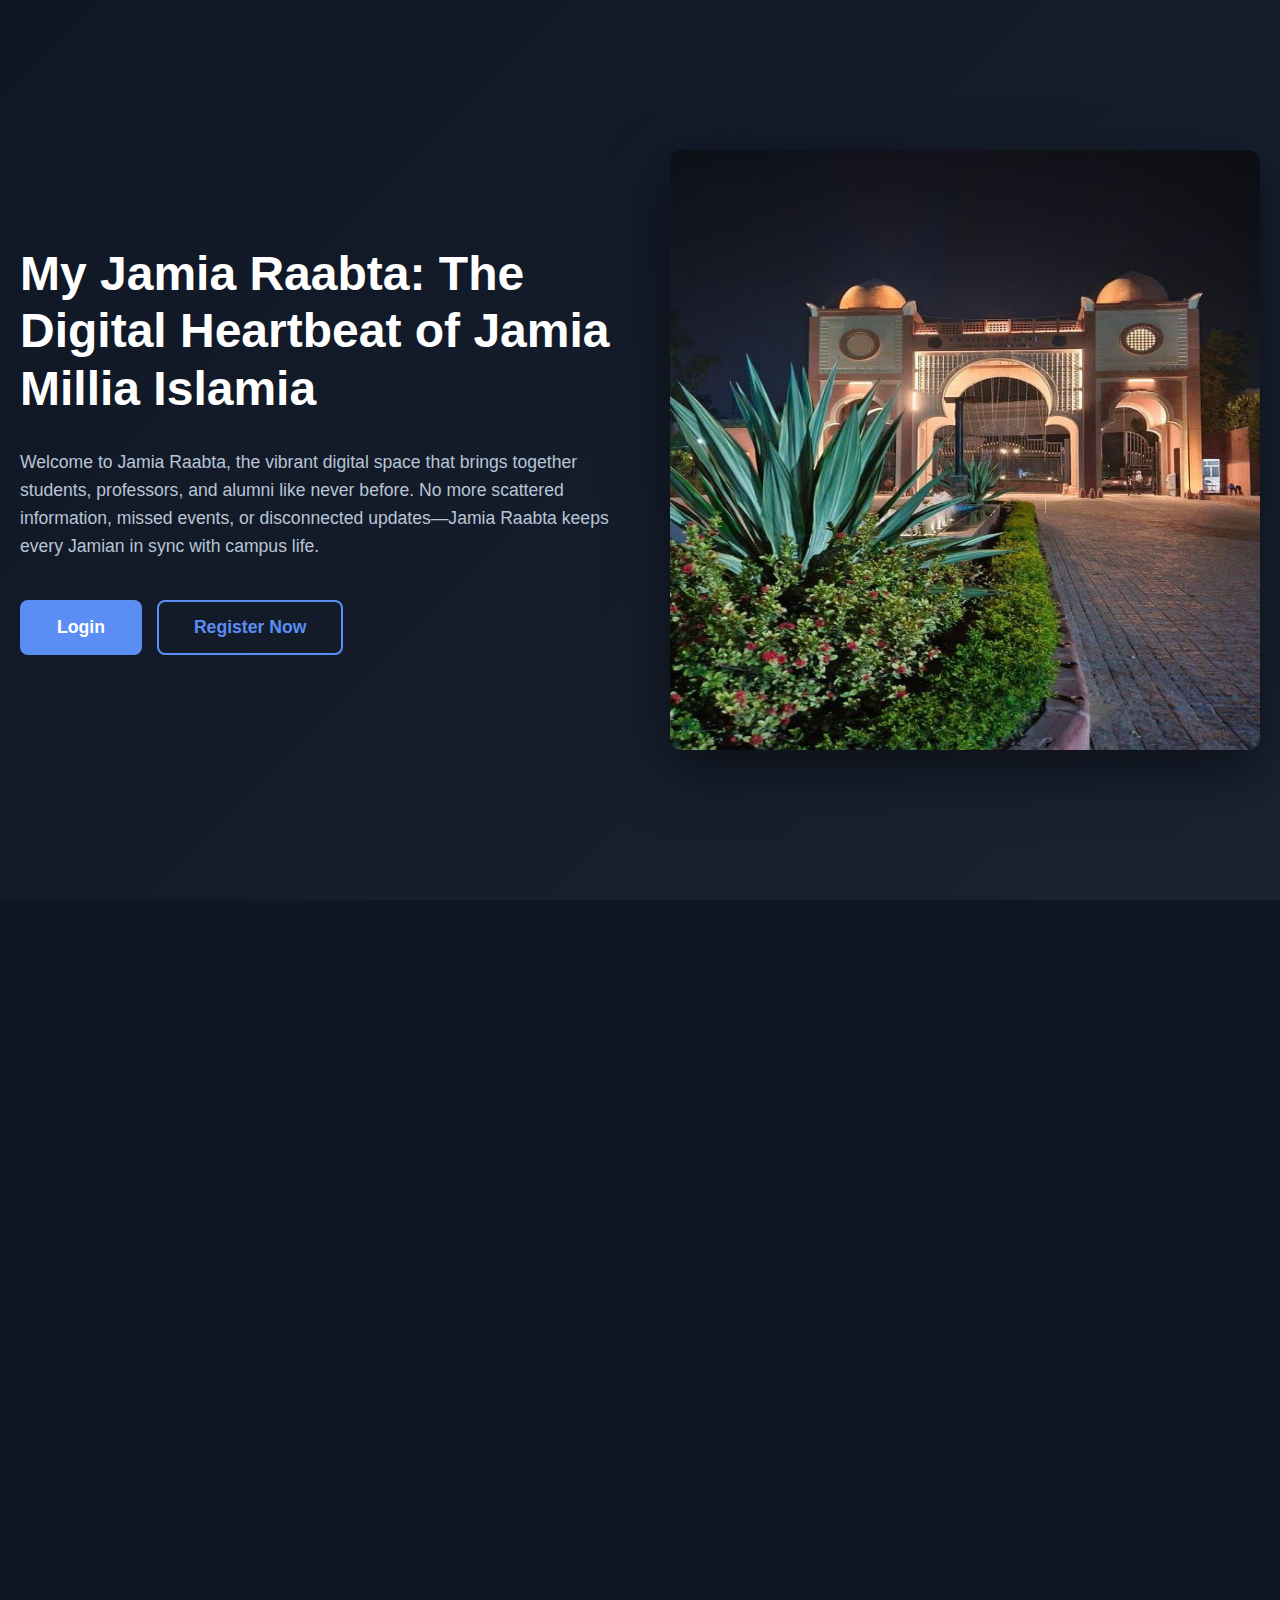
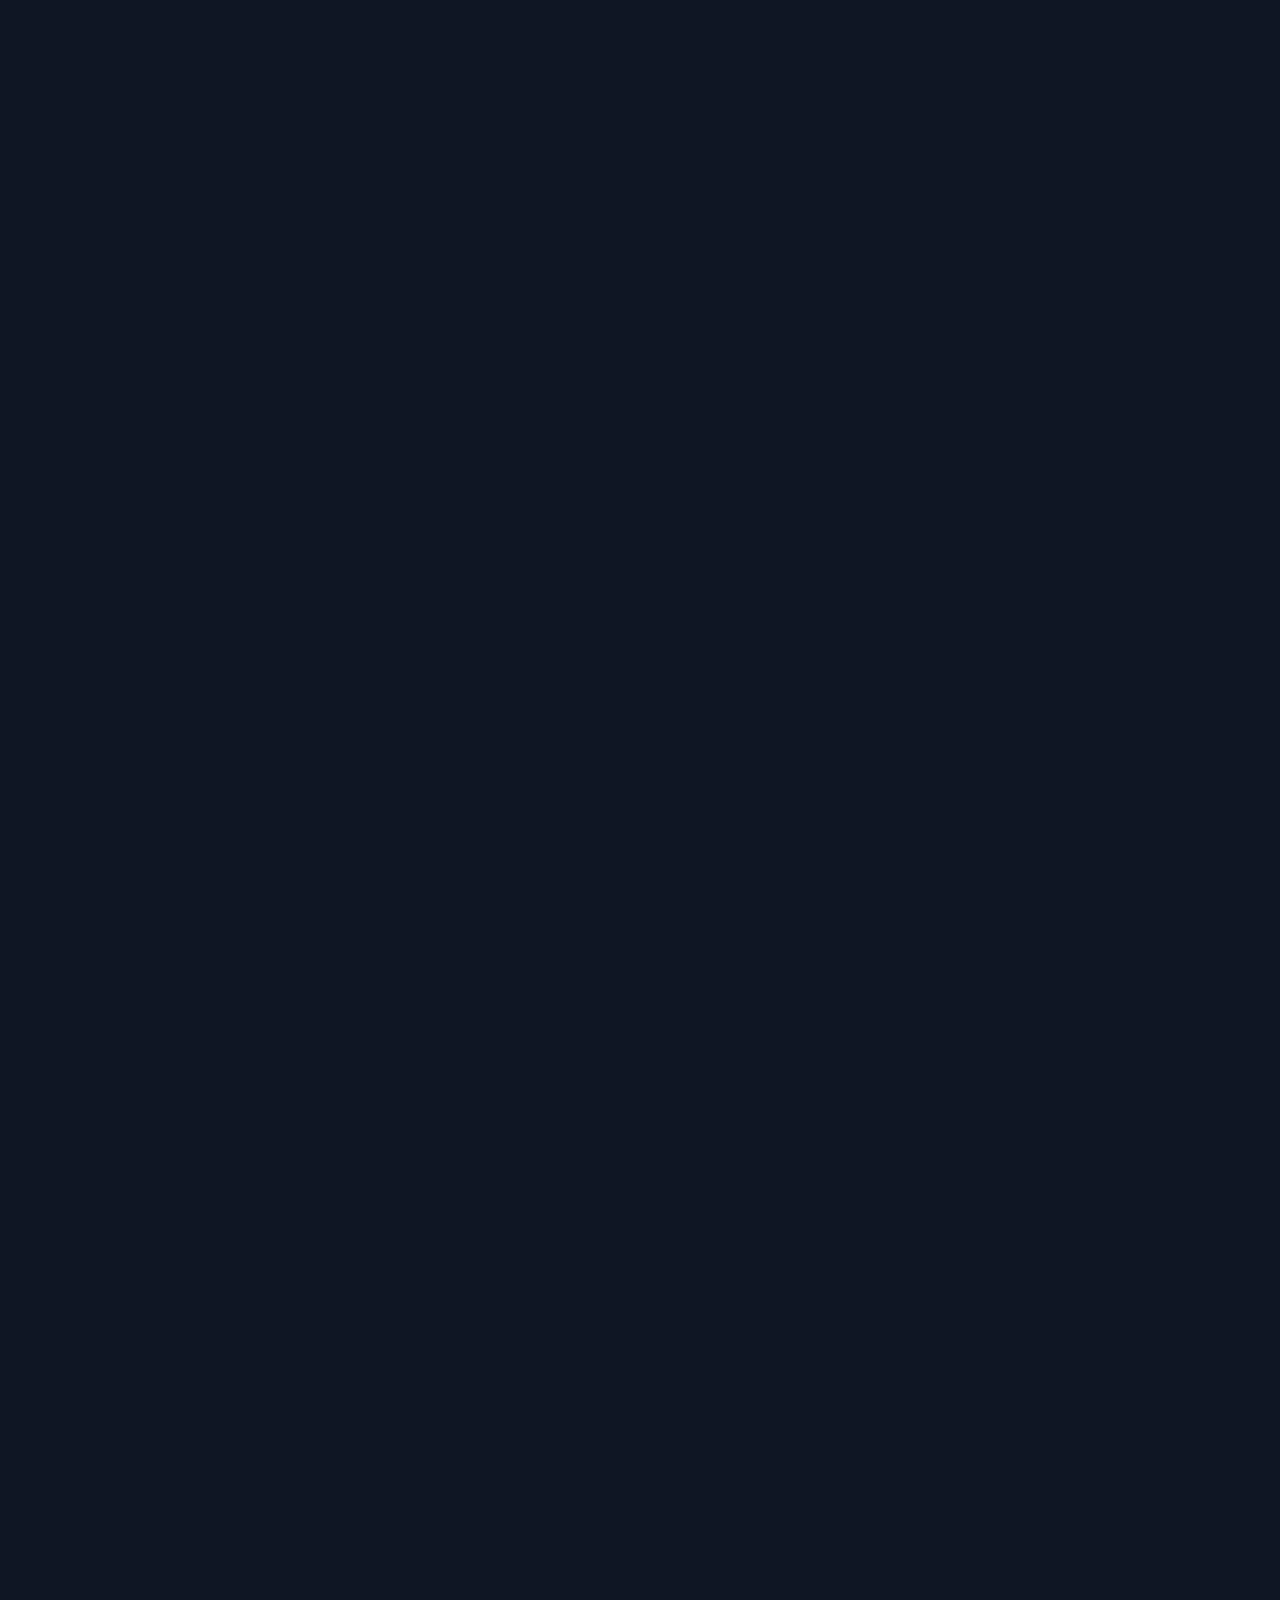
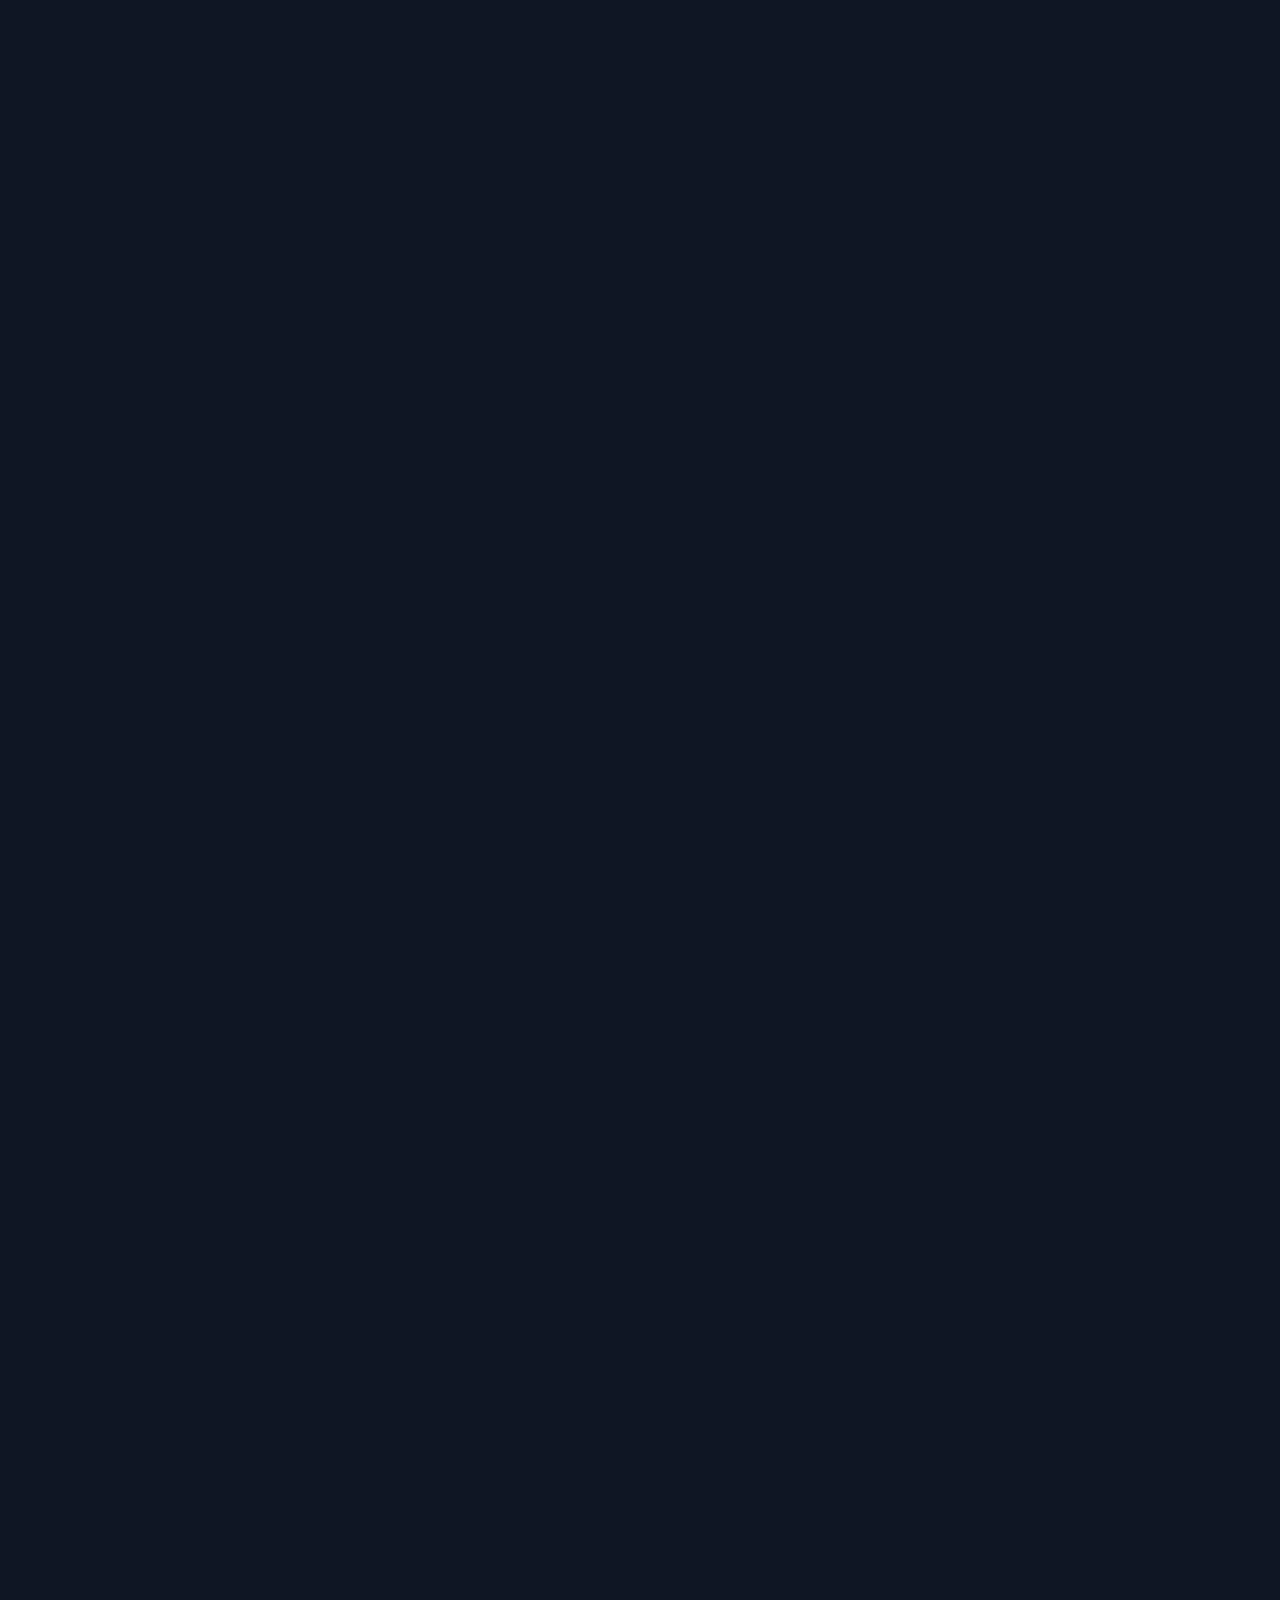
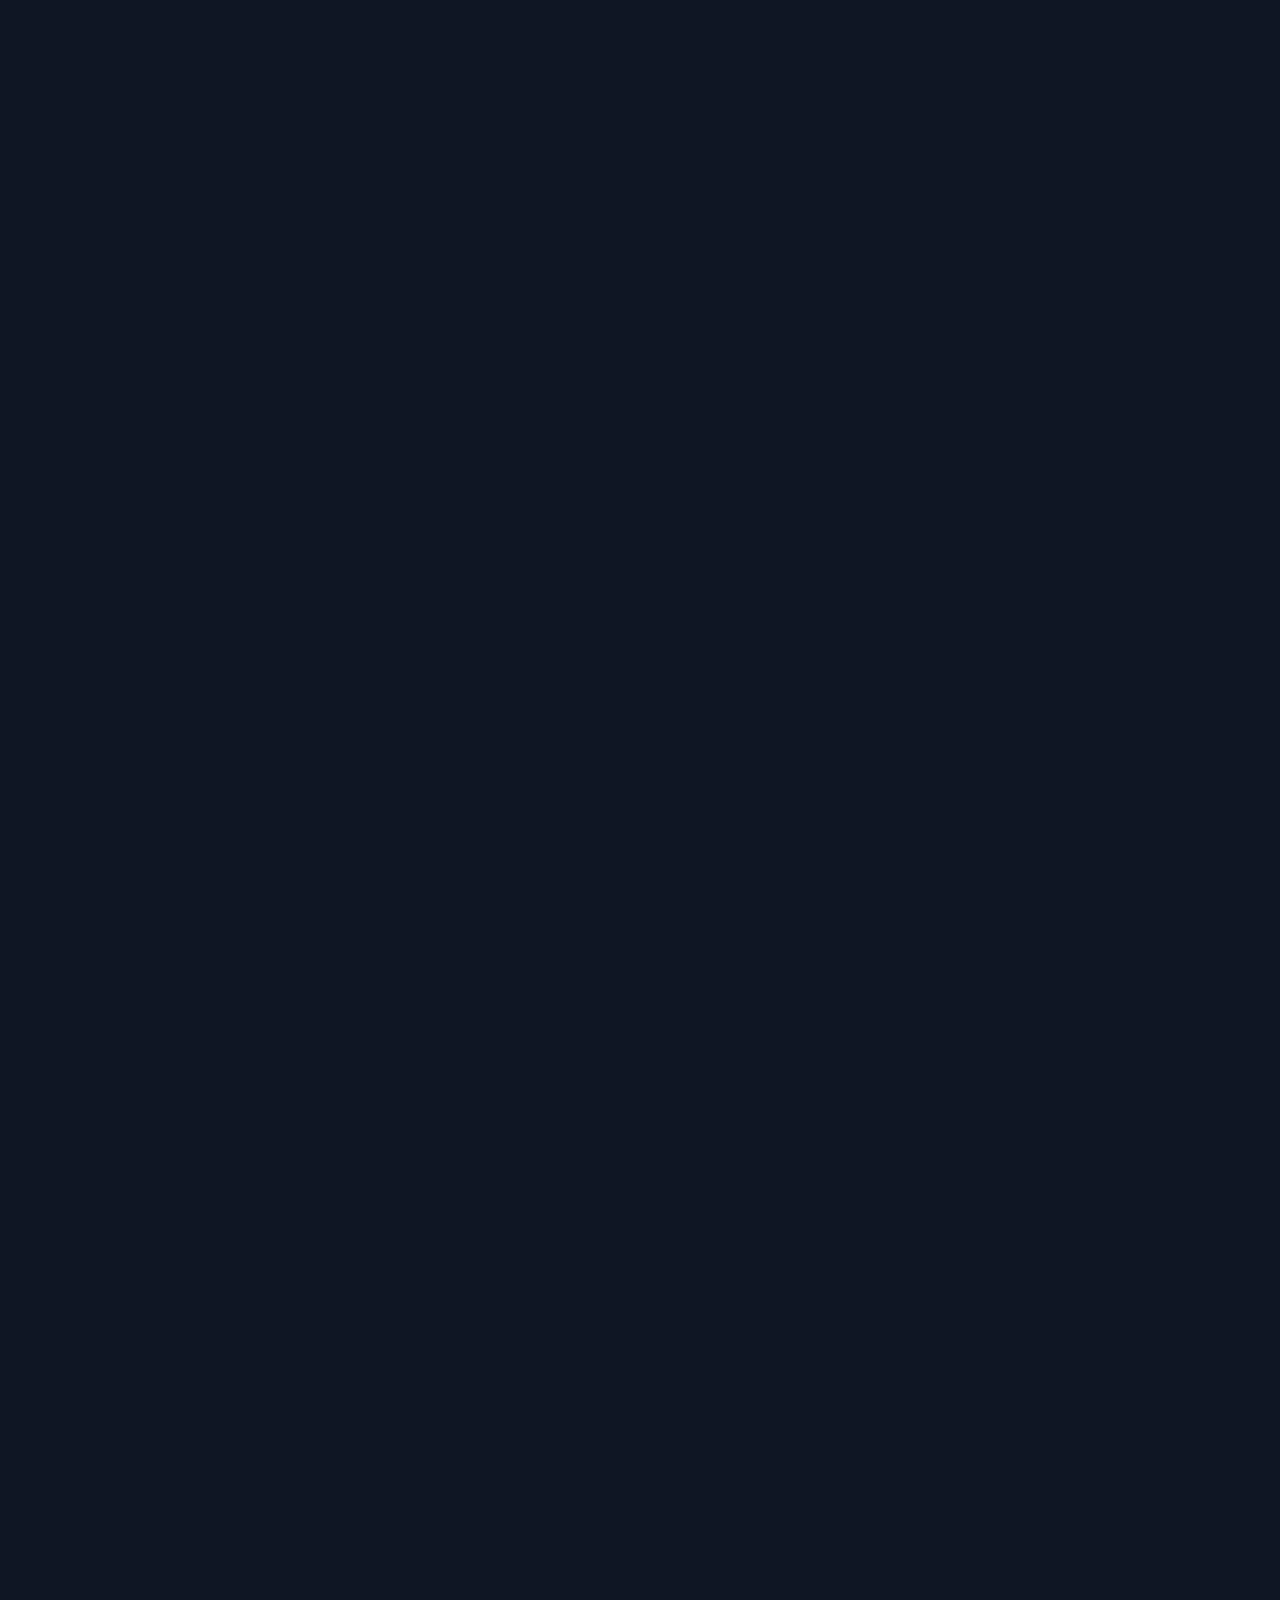
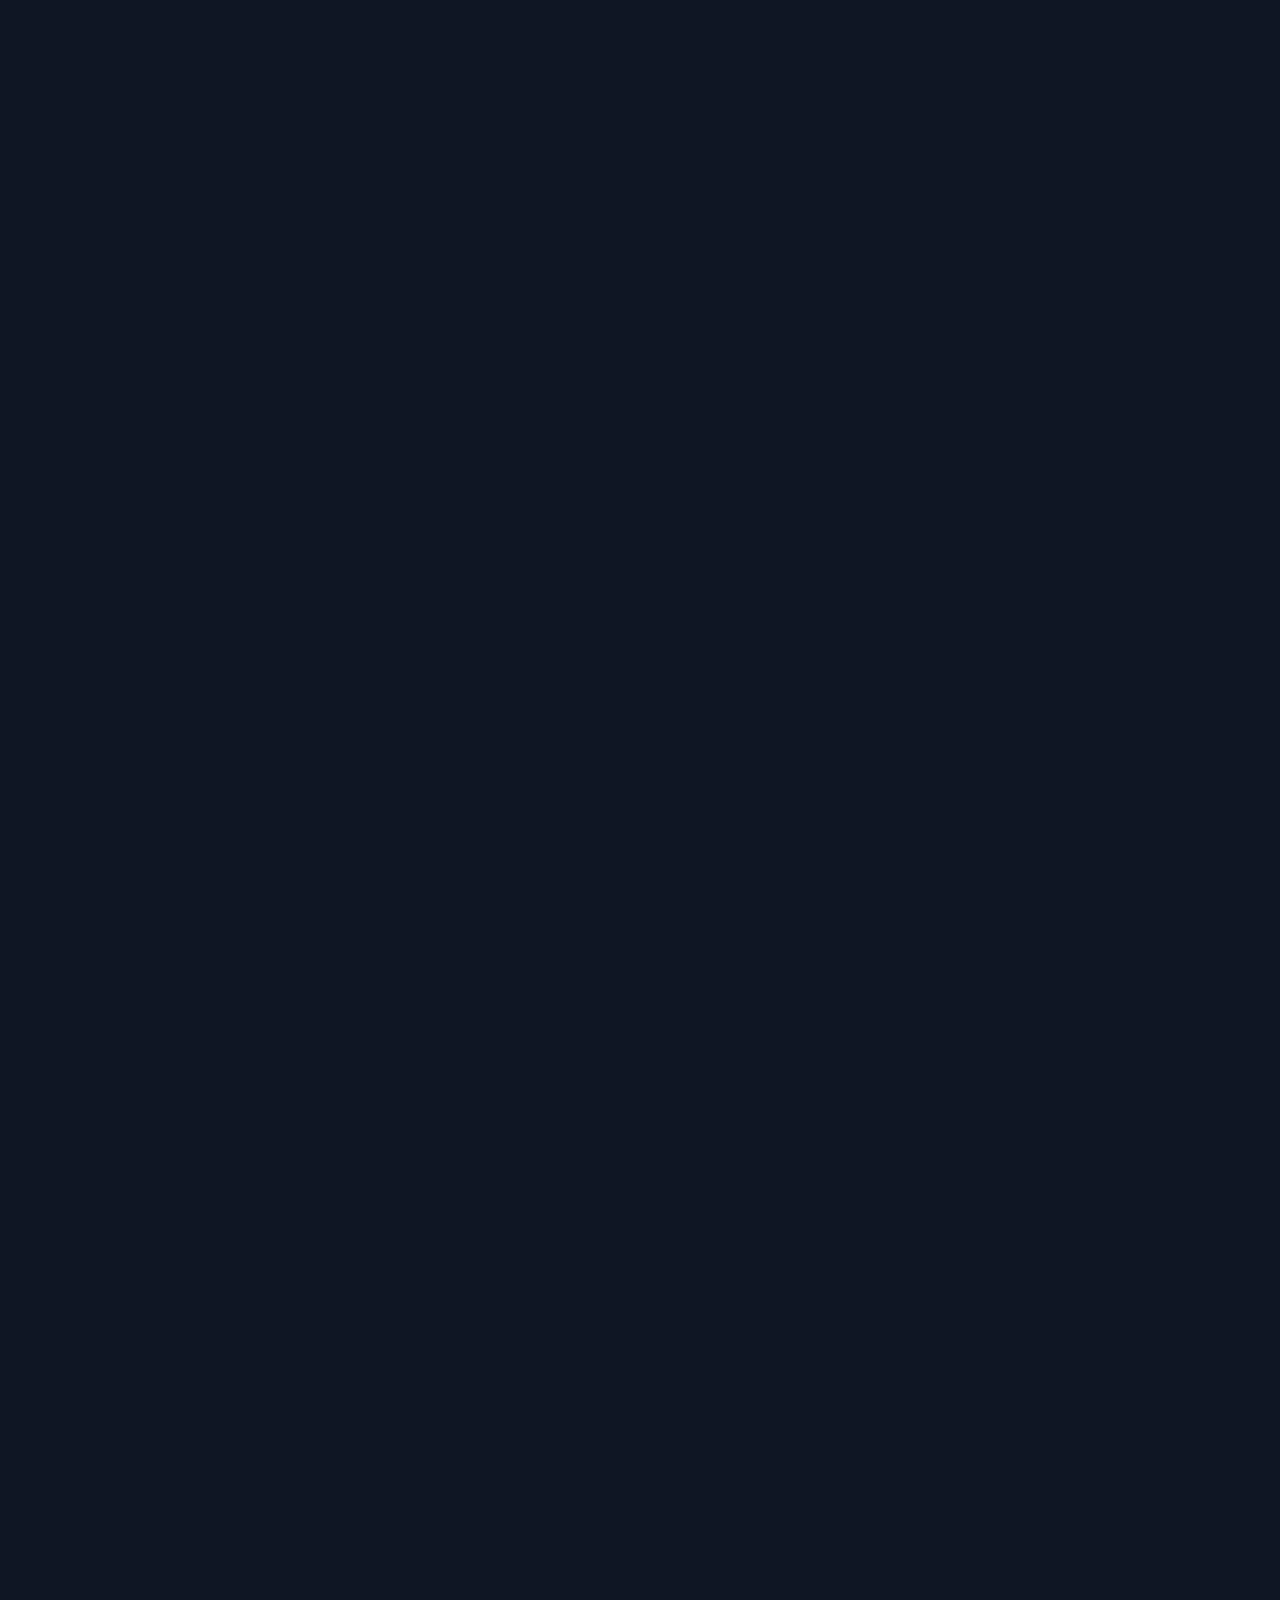
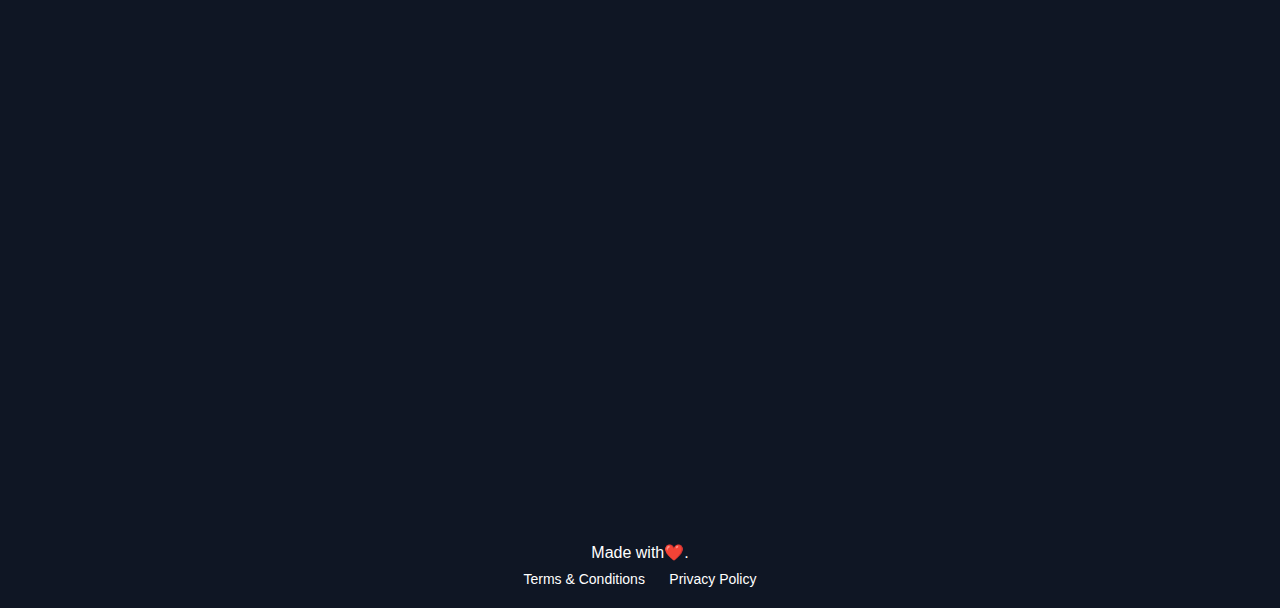
<file: index.html>
<!DOCTYPE html>
<html lang="en">
<head>
    <meta charset="UTF-8">
    <meta name="viewport" content="width=device-width, initial-scale=1.0">
    <title>My Jamia Raabta</title>
    <style>
        * {
            margin: 0;
            padding: 0;
            box-sizing: border-box;
        }

        body {
            font-family: -apple-system, BlinkMacSystemFont, 'Segoe UI', Roboto, 'Helvetica Neue', Arial, sans-serif;
            background: #0f1624;
            color: #ffffff;
            overflow-x: hidden;
        }

        /* SECTION 1: Hero Section */
        .hero-section {
            min-height: 100vh;
            background: linear-gradient(135deg, #0f1624 0%, #1a2332 100%);
            display: flex;
            align-items: center;
            justify-content: center;
            padding: 60px 20px;
        }

        .hero-content {
            display: flex;
            align-items: center;
            justify-content: space-between;
            max-width: 1400px;
            width: 100%;
            gap: 60px;
        }

        .hero-text {
            flex: 1;
            max-width: 600px;
        }

        .hero-text h1 {
            font-size: 3rem;
            font-weight: 700;
            line-height: 1.2;
            margin-bottom: 30px;
        }

        .hero-text p {
            font-size: 1.1rem;
            color: #b8c5d6;
            line-height: 1.6;
            margin-bottom: 40px;
        }

        .button-group {
            display: flex;
            gap: 15px;
        }

        .btn {
            padding: 15px 35px;
            font-size: 1.1rem;
            font-weight: 600;
            border: none;
            border-radius: 8px;
            cursor: pointer;
            transition: all 0.3s ease;
        }

        .btn-login {
            background: #5b8ef5;
            color: #ffffff;
            border: 2px solid #5b8ef5;
        }

        .btn-login:hover {
            background: #4a7ce0;
            transform: translateY(-2px);
            box-shadow: 0 5px 20px rgba(91, 142, 245, 0.4);
        }

        .btn-register {
            background: transparent;
            color: #5b8ef5;
            border: 2px solid #5b8ef5;
        }

        .btn-register:hover {
            background: rgba(91, 142, 245, 0.1);
            transform: translateY(-2px);
        }

        .hero-image {
            flex: 1;
            max-width: 600px;
        }

        .hero-image img {
            width: 100%;
            height: 600px;
            border-radius: 12px;
            box-shadow: 0 20px 60px rgba(0, 0, 0, 0.5);
        }

        /* IMAGE PLACEHOLDER STYLE */
        .img-placeholder {
            background: linear-gradient(135deg, #1e2d3d 0%, #2a3f54 100%);
            display: flex;
            align-items: center;
            justify-content: center;
            color: #5b8ef5;
            font-size: 1.2rem;
            font-weight: 600;
            text-align: center;
            
            
        }

        /* SECTION 2: Connect with Community */
        .community-section {
            min-height: 100vh;
            background: linear-gradient(135deg, #1a2332 0%, #0f1624 100%);
            padding: 80px 20px;
        }

        .community-content {
            max-width: 1400px;
            margin: 0 auto;
        }

        .community-content h2 {
            font-size: 2.5rem;
            margin-bottom: 60px;
            text-align: center;
        }

        .community-grid {
            display: grid;
            grid-template-columns: 1fr 1fr;
            gap: 60px;
            align-items: center;
            margin-bottom: 60px;
        }

        .community-text h3 {
            font-size: 2rem;
            margin-bottom: 30px;
        }

        .community-text p {
            font-size: 1.1rem;
            color: #b8c5d6;
            line-height: 1.6;
            margin-bottom: 30px;
        }

        .community-text ul {
            list-style: none;
        }

        .community-text ul li {
            font-size: 1.1rem;
            color: #b8c5d6;
            margin-bottom: 15px;
            padding-left: 25px;
            position: relative;
        }

        .community-text ul li:before {
            content: "•";
            color: #5b8ef5;
            font-size: 1.5rem;
            position: absolute;
            left: 0;
        }

        .community-image img {
            width: 100%;
            height: auto;
            border-radius: 12px;
        }

        /* Stats Cards */
        .stats-grid {
            display: grid;
            grid-template-columns: repeat(3, 1fr);
            gap: 30px;
            margin-top: 60px;
        }

        .stat-card {
            background: rgba(91, 142, 245, 0.1);
            border: 2px solid #5b8ef5;
            border-radius: 12px;
            padding: 40px 30px;
            text-align: center;
        }

        .stat-icon {
            width: 60px;
            height: 60px;
            background: #5b8ef5;
            border-radius: 50%;
            margin: 0 auto 20px;
            display: flex;
            align-items: center;
            justify-content: center;
            font-size: 1.8rem;
        }

        .stat-card h4 {
            font-size: 1.5rem;
            margin-bottom: 15px;
        }

        .stat-card p {
            font-size: 1rem;
            color: #b8c5d6;
        }

        /* SECTION 3: Academic Resources */
        .academic-section {
            min-height: 100vh;
            background: linear-gradient(135deg, #0f1624 0%, #1a2332 100%);
            padding: 80px 20px;
        }

        .academic-content {
            max-width: 1400px;
            margin: 0 auto;
        }

      

        .academic-grid {
            display: grid;
            grid-template-columns: 1fr 1fr;
            gap: 60px;
            align-items: center;
        }

        .academic-image img {
            width: 100%;
            height: auto;
            border-radius: 12px;
        }

        .academic-text h2 {
            font-size: 2.5rem;
            margin-bottom: 30px;
        }

        .academic-text h3 {
            font-size: 1.8rem;
            margin-bottom: 20px;
        }

        .academic-text p {
            font-size: 1.1rem;
            color: #b8c5d6;
            line-height: 1.6;
        }

        /* SECTION 4: Never Miss Campus Life */
        .campus-life-section {
            min-height: 100vh;
            background: linear-gradient(135deg, #1a2332 0%, #0f1624 100%);
            padding: 80px 20px;
        }

        .campus-life-content {
            max-width: 1400px;
            margin: 0 auto;
            display: grid;
            grid-template-columns: 1fr 1fr;
            gap: 60px;
            align-items: center;
        }

        .campus-image img {
            width: 100%;
            height: auto;
            border-radius: 12px;
        }

        .campus-text h2 {
            font-size: 2.5rem;
            margin-bottom: 30px;
        }

        .campus-text > p {
            font-size: 1.1rem;
            color: #b8c5d6;
            line-height: 1.6;
            margin-bottom: 40px;
        }

        .feature-item {
            margin-bottom: 40px;
        }

        .feature-number {
            font-size: 1rem;
            color: #5b8ef5;
            margin-bottom: 10px;
            padding-bottom: 10px;
            border-bottom: 2px solid #5b8ef5;
            display: inline-block;
        }

        .feature-item h4 {
            font-size: 1.5rem;
            margin-bottom: 10px;
        }

        .feature-item p {
            font-size: 1rem;
            color: #b8c5d6;
        }

        /* Event Categories */
        .event-categories {
            display: grid;
            grid-template-columns: repeat(3, 1fr);
            gap: 30px;
            margin-top: 40px;
        }

        .event-card {
            background: rgba(91, 142, 245, 0.05);
            border: 2px solid rgba(91, 142, 245, 0.3);
            border-radius: 12px;
            padding: 30px 20px;
        }

        .event-card-icon {
            font-size: 2rem;
            margin-bottom: 15px;
        }

        .event-card h5 {
            font-size: 1.2rem;
            margin-bottom: 15px;
        }

        .event-card p {
            font-size: 0.95rem;
            color: #b8c5d6;
            line-height: 1.5;
        }

        /* SECTION 5: Student Life Gallery */
        .gallery-section {
            min-height: 100vh;
            background: linear-gradient(135deg, #1e3a5f 0%, #2d4a6f 100%);
            padding: 80px 20px;
        }

        .gallery-content {
            max-width: 1400px;
            margin: 0 auto;
        }

        .gallery-content h2 {
            font-size: 2.5rem;
            margin-bottom: 30px;
        }

        .gallery-content > p {
            font-size: 1.1rem;
            color: #d4e1f0;
            line-height: 1.6;
            margin-bottom: 60px;
        }

        .gallery-grid {
            display: grid;
            grid-template-columns: repeat(2, 1fr);
            gap: 40px;
        }

        .gallery-item h4 {
            font-size: 1.1rem;
            font-weight: 600;
            margin-bottom: 20px;
            text-transform: uppercase;
            letter-spacing: 0.5px;
        }

        .gallery-item img {
            width: 100%;
            height: auto;
            border-radius: 12px;
        }

        /*  Academic Resources Details */
        .resources-section {
            min-height: 100vh;
            background: linear-gradient(135deg, #1a2332 0%, #0f1624 100%);
            padding: 80px 20px;
        }

        .resources-grid {
            display: grid;
            grid-template-columns: repeat(3, 1fr);
            gap: 30px;
            max-width: 1400px;
            margin: 0 auto 40px;
        }

        .resource-card {
            background: rgba(91, 142, 245, 0.05);
            border: 2px solid #5b8ef5;
            border-radius: 12px;
            padding: 40px 30px;
        }

        .resource-icon {
            font-size: 2.5rem;
            margin-bottom: 20px;
        }

        .resource-card h4 {
            font-size: 1.3rem;
            margin-bottom: 20px;
        }

        .resource-card ul {
            list-style: none;
        }

        .resource-card ul li {
            color: #b8c5d6;
            margin-bottom: 10px;
            padding-left: 20px;
            position: relative;
        }

        .resource-card ul li:before {
            content: "•";
            color: #5b8ef5;
            position: absolute;
            left: 0;
        }

        .pro-tip {
            background: rgba(91, 142, 245, 0.15);
            border: 2px solid #5b8ef5;
            border-radius: 12px;
            padding: 30px;
            max-width: 1400px;
            margin: 0 auto;
            display: flex;
            gap: 20px;
        }

        .pro-tip-icon {
            font-size: 2rem;
            color: #5b8ef5;
        }

        .pro-tip p {
            color: #d4e1f0;
            font-size: 1rem;
            line-height: 1.6;
        }

        .pro-tip strong {
            color: #ffffff;
        }

        /*  Alumni Success Stories */
        .alumni-section {
            min-height: 100vh;
            background: linear-gradient(135deg, #3d5a80 0%, #5b7ca8 100%);
            padding: 80px 20px;
        }

        .alumni-content {
            max-width: 1400px;
            margin: 0 auto;
        }

        .alumni-content h2 {
            font-size: 2.5rem;
            margin-bottom: 30px;
        }

        .alumni-content > p {
            font-size: 1.1rem;
            color: #e8f0f8;
            line-height: 1.6;
            margin-bottom: 60px;
        }

        .alumni-grid {
            display: grid;
            grid-template-columns: repeat(4, 1fr);
            gap: 30px;
            margin-bottom: 60px;
        }

        .alumni-card {
            text-align: center;
        }

        .alumni-avatar {
            width: 150px;
            height: 150px;
            border-radius: 50%;
            margin: 0 auto 20px;
            overflow: hidden;
            border: 4px solid #5b8ef5;
        }

        .alumni-avatar img {
            width: 100%;
            height: 100%;
            object-fit: cover;
        }

        .alumni-card h4 {
            font-size: 1.3rem;
            margin-bottom: 15px;
        }

        .alumni-card p {
            font-size: 1rem;
            color: #d4e1f0;
            line-height: 1.5;
        }


        /*Personalized Dashboard */
        .dashboard-section {
            min-height: 100vh;
            background: linear-gradient(135deg, #0f1624 0%, #1a2332 100%);
            padding: 80px 20px;
        }

        .dashboard-content {
            max-width: 1400px;
            margin: 0 auto;
        }

        .dashboard-content h2 {
            font-size: 2.5rem;
            margin-bottom: 20px;
        }

        .dashboard-content h3 {
            font-size: 1.8rem;
            color: #b8c5d6;
            margin-bottom: 40px;
        }

        .dashboard-content > p {
            font-size: 1.1rem;
            color: #b8c5d6;
            line-height: 1.6;
            margin-bottom: 60px;
        }

        .infinity-diagram {
            display: flex;
            justify-content: center;
            align-items: center;
            margin-bottom: 60px;
            position: relative;
        }

        .infinity-svg {
            width: 100%;
            max-width: 600px;
            height: auto;
        }

        .dashboard-features {
            display: grid;
            grid-template-columns: repeat(2, 1fr);
            gap: 30px;
        }

        .feature-card {
            background: rgba(91, 142, 245, 0.05);
            border: 2px solid #5b8ef5;
            border-radius: 12px;
            padding: 30px;
            display: flex;
            gap: 20px;
        }

        .feature-icon {
            font-size: 2rem;
        }

        .feature-text h4 {
            font-size: 1.3rem;
            margin-bottom: 10px;
        }

        .feature-text p {
            color: #b8c5d6;
            font-size: 1rem;
        }

        /*Statistics */
        .stats-section {
            min-height: 100vh;
            background: linear-gradient(135deg, #1e3557 0%, #2d4a6f 100%);
            padding: 80px 20px;
        }

        .stats-content {
            max-width: 1400px;
            margin: 0 auto;
        }

        .stats-images {
            display: flex;
            gap: 20px;
            margin-bottom: 60px;
            justify-content: center;
        }

        .stats-images img {
            width: 30%;
            height: auto;
            border-radius: 12px;
        }

        .stats-numbers {
            display: grid;
            grid-template-columns: repeat(3, 1fr);
            gap: 60px;
            text-align: center;
        }

        .stat-number {
            font-size: 4rem;
            font-weight: 700;
            color: #ffffff;
            margin-bottom: 10px;
        }

        .stat-label {
            font-size: 1.5rem;
            color: #ffffff;
            margin-bottom: 15px;
        }

        .stat-description {
            font-size: 1rem;
            color: #d4e1f0;
            line-height: 1.5;
        }

        .footer {
  background-color: #0f1624;
  color: white;
  text-align: center;
  padding: 20px 0;
  font-family: Arial, sans-serif;
}

.footer p {
  margin: 0;
  font-size: 16px;
}

.footer-links {
  margin-top: 8px;
}

.footer-links a {
  color: white;
  text-decoration: none;
  margin: 0 10px;
  font-size: 14px;
}

.footer-links a:hover {
  text-decoration: underline;
}


        /* Responsive Design */
        @media (max-width: 1024px) {
            .hero-content,
            .community-grid,
            .academic-grid,
            .campus-life-content {
                grid-template-columns: 1fr;
                text-align: center;
            }

            .stats-grid,
            .facility-grid,
            .location-grid,
            .resources-grid,
            .dashboard-features {
                grid-template-columns: 1fr;
            }

            .alumni-grid {
                grid-template-columns: repeat(2, 1fr);
            }

            .event-categories {
                grid-template-columns: 1fr;
            }

            .gallery-grid {
                grid-template-columns: 1fr;
            }

            .stats-numbers {
                grid-template-columns: 1fr;
            }
        }

        @media (max-width: 768px) {
            .hero-text h1 {
                font-size: 2rem;
            }

            .button-group {
                flex-direction: column;
                width: 100%;
            }

            .btn {
                width: 100%;
            }

            h2 {
                font-size: 2rem !important;
            }

            h3 {
                font-size: 1.5rem !important;
            }

            .stat-number {
                font-size: 3rem;
            }

            .stats-images {
                flex-direction: column;
            }

            .stats-images img {
                width: 100%;
            }
        }

        
        /* Smooth Scroll */
        html {
            scroll-behavior: smooth;
        }
    </style>
</head>
<body>
    <!-- SECTION 1: Hero Section -->
    <section class="hero-section" id="hero">
        <div class="hero-content">
            <div class="hero-text">
                <h1>My Jamia Raabta: The Digital Heartbeat of Jamia Millia Islamia</h1>
                <p>Welcome to Jamia Raabta, the vibrant digital space that brings together students, professors, and alumni like never before. No more scattered information, missed events, or disconnected updates—Jamia Raabta keeps every Jamian in sync with campus life.</p>
                <div class="button-group">
                    <button class="btn btn-login">Login</button>
                    <button class="btn btn-register">Register Now</button>
                </div>
            </div>
            <div class="hero-image">
        
                <img src="images/bld_img.jpg" alt="Jamia Building" class="img-placeholder" style="min-height: 400px;">
            </div>
        </div>
    </section>

    <!-- SECTION 2: Connect with Your Jamia Community -->
    <section class="community-section" id="community">
        <div class="community-content">
            <h2>Connect with Your Jamia Community</h2>
            
            <div class="community-grid">
                <div class="community-text">
                    <h3>Students, Faculty & Alumni United</h3>
                    <p>Jamia Raabta creates a unified platform where every member of our community can connect, collaborate, and celebrate together. Whether you're a current student seeking guidance, a faculty member sharing knowledge, or an alumnus staying connected with your roots, this is your digital home.</p>
                    <ul>
                        <li>Direct messaging with peers and mentors</li>
                        <li>Faculty office hours and consultation booking</li>
                        <li>Alumni mentorship programmes</li>
                        <li>Community forums and discussion groups</li>
                    </ul>
                </div>
                <div class="community-image">
                   
                    <img src="images/cummunity_img.jpg" alt="Students" class="img-placeholder" style="min-height: 400px;">
                   
                </div>
            </div>

            <div class="stats-grid">
                <div class="stat-card">
                    <div class="stat-icon">👨‍🎓</div>
                    <h4>Active Students</h4>
                    <p>20000+ enrolled learners</p>
                </div>
                <div class="stat-card">
                    <div class="stat-icon">👨‍🏫</div>
                    <h4>Faculty Members</h4>
                    <p>850+ dedicated educators</p>
                </div>
                <div class="stat-card">
                    <div class="stat-icon">🎓</div>
                    <h4>Alumni Network</h4>
                    <p>80000+ graduates worldwide</p>
                </div>
            </div>
        </div>
    </section>

    <!-- SECTION 3: Academic Resources Hub -->
    <section class="academic-section" id="academic">
        <div class="academic-content">
           

            <h2 style="text-align: center; margin-bottom: 60px;">Academic Resources Hub</h2>

            <div class="academic-grid">
                <div class="academic-image">
                    
                    <img src="images/academic-building.jpg" alt="Academic Building" class="img-placeholder" style="min-height: 500px;">
                    
                </div>
                <div class="academic-text">
                    <h3>Course Materials, Schedules & Important Announcements</h3>
                    <p>Access everything you need for academic success in one centralised location. Download lecture notes, view timetables, track assignment deadlines, and stay updated with department-specific announcements. Jamia Raabta transforms how you manage your academic journey.</p>
                </div>
            </div>
        </div>
    </section>

    <!-- SECTION 4: Never Miss Campus Life Again -->
    <section class="campus-life-section" id="campus-life">
        <div class="campus-life-content">
            <div class="campus-image">
                
                <img src="images/students-image.jpg" alt="Students" class="img-placeholder" style="height: 600px;">
                
            </div>
            <div class="campus-text">
                <h2>Never Miss Campus Life Again</h2>
                <p>Stay connected with real-time updates and event notifications that keep you informed about everything happening at Jamia. From academic deadlines to cultural festivals, sports tournaments to guest lectures—get instant alerts tailored to your preferences.</p>

                <div class="feature-item">
                    <div class="feature-number">01</div>
                    <h4>Customise Your Preferences</h4>
                    <p>Select topics and categories that matter most to you</p>
                </div>

                <div class="feature-item">
                    <div class="feature-number">02</div>
                    <h4>Receive Instant Notifications</h4>
                    <p>Get timely alerts via push notifications and email</p>
                </div>

                <div class="feature-item">
                    <div class="feature-number">03</div>
                    <h4>Engage with Events</h4>
                    <p>RSVP, add to calendar, and share with friends</p>
                </div>

                <div class="feature-item">
                    <div class="feature-number">04</div>
                    <h4>Never Miss Out</h4>
                    <p>Stay updated with automatic reminders before events</p>
                </div>

                <div class="event-categories">
                    <div class="event-card">
                        <div class="event-card-icon">📚</div>
                        <h5>Academic Events</h5>
                        <p>Exam schedules, result announcements, registration deadlines</p>
                    </div>
                    <div class="event-card">
                        <div class="event-card-icon">🎭</div>
                        <h5>Cultural Activities</h5>
                        <p>Festivals, competitions, performances, exhibitions</p>
                    </div>
                    <div class="event-card">
                        <div class="event-card-icon">🏆</div>
                        <h5>Sports & Recreation</h5>
                        <p>Tournaments, fitness sessions, outdoor activities</p>
                    </div>
                </div>
            </div>
        </div>
    </section>

    <!-- SECTION 5: Student Life Gallery -->
    <section class="gallery-section" id="gallery">
        <div class="gallery-content">
            <h2>Student Life Gallery</h2>
            <p>Celebrate the vibrant tapestry of campus life through our dynamic visual gallery. From annual cultural festivals to academic convocations, sports victories to artistic performances—witness the moments that make Jamia truly special. Every photograph tells a story of achievement, friendship, and unforgettable experiences.</p>

            <div class="gallery-grid">
                <div class="gallery-item">
                    <h4>Jamia Girls Basketball Team Winning BOSM 2024</h4>
                    
                    <img src="images/basketball-image.jpg" alt="Basketball Team" class="img-placeholder" style="min-height: 350px;">
                   
                </div>
                <div class="gallery-item">
                    <h4>Jamia Won The First Prize In Annual NASA Design Competition</h4>
                   
                    <img src="images/nasa-image.jpg" alt="NASA Team" class="img-placeholder" style="min-height: 350px;">
                    
                </div>
                <div class="gallery-item" style="grid-column: span 2;">
                    <h4>Project Shrimati By JMI Students Has Won The Enactus Global Race For Climate Action Impact At The 2022 Enactus World Cup</h4>
                   
                    <img src="images/enactus-image.jpg" alt="Enactus Project" class="img-placeholder" style="min-height: 300px;">
                    
                </div>
            </div>
        </div>
    </section>



    <!--  Academic Resources Details -->
    <section class="resources-section" id="resources">
        <div class="resources-grid">
            <div class="resource-card">
                <div class="resource-icon">📄</div>
                <h4>Course Materials</h4>
                <ul>
                    <li>Lecture notes and presentations</li>
                    <li>Reading lists and reference materials</li>
                    <li>Past examination papers</li>
                </ul>
            </div>
            <div class="resource-card">
                <div class="resource-icon">📅</div>
                <h4>Academic Calendar</h4>
                <ul>
                    <li>Class schedules and timetables</li>
                    <li>Examination dates</li>
                    <li>Semester deadlines</li>
                </ul>
            </div>
            <div class="resource-card">
                <div class="resource-icon">🔔</div>
                <h4>Announcements</h4>
                <ul>
                    <li>Department notifications</li>
                    <li>Policy updates</li>
                    <li>Scholarship opportunities</li>
                </ul>
            </div>
        </div>


    </section>

    <!--  Alumni Success Stories -->
    <section class="alumni-section" id="alumni">
        <div class="alumni-content">
            <h2>Alumni Success Stories & Professional Network Directory</h2>
            <p>Draw inspiration from Jamia's distinguished alumni who have made remarkable contributions across diverse fields. Our alumni network spans the globe, comprising leaders in government, business, arts, sciences, and social service. Connect with mentors, explore career opportunities, and become part of a legacy of excellence.</p>

            <div class="alumni-grid">
                <div class="alumni-card">
                    <div class="alumni-avatar">
                      
                        <img src="images/alumni1.jpg" alt="Alumni" class="img-placeholder">
                       
                    </div>
                    <h4>Engineering Excellence</h4>
                    <p>Alumni leading innovation at top tech companies worldwide</p>
                </div>
                <div class="alumni-card">
                    <div class="alumni-avatar">
                        
                        <img src="images/alumni2.jpg" alt="Alumni" class="img-placeholder">
                        
                    </div>
                    <h4>Healthcare Heroes</h4>
                    <p>Medical graduates serving communities and advancing research</p>
                </div>
                <div class="alumni-card">
                    <div class="alumni-avatar">
                       
                        <img src="images/alumni3.jpg" alt="Alumni" class="img-placeholder">
                        
                    </div>
                    <h4>Entrepreneurial Spirit</h4>
                    <p>Startup founders creating impact and generating employment</p>
                </div>
                <div class="alumni-card">
                    <div class="alumni-avatar">
                        
                        <img src="images/alumni4.jpg" alt="Alumni" class="img-placeholder">
                        
                    </div>
                    <h4>Public Service</h4>
                    <p>Civil servants shaping policy and serving the nation</p>
                </div>
            </div>
        </div>
    </section>

    <!-- Personalized Dashboard -->
    <section class="dashboard-section" id="dashboard">
        <div class="dashboard-content">
            <h2>Quick Access Dashboard</h2>
            <h3>Personalised Feed Based on Your Interests</h3>
            <p>Experience Jamia Raabta through a customised dashboard that adapts to your unique preferences and requirements. Whether you're focused on academics, extracurricular activities, placements, or research opportunities—your dashboard displays content that matters most to you, ensuring efficient access to relevant information.</p>

          

            <div class="dashboard-features">
                <div class="feature-card">
                    <div class="feature-icon">📰</div>
                    <div class="feature-text">
                        <h4>Your News Feed</h4>
                        <p>Curated updates from departments, clubs, and topics you follow</p>
                    </div>
                </div>
                <div class="feature-card">
                    <div class="feature-icon">📅</div>
                    <div class="feature-text">
                        <h4>Upcoming Events</h4>
                        <p>Events matched to your interests with RSVP options</p>
                    </div>
                </div>
                <div class="feature-card">
                    <div class="feature-icon">🔖</div>
                    <div class="feature-text">
                        <h4>Saved Resources</h4>
                        <p>Quick access to bookmarked articles and documents</p>
                    </div>
                </div>
                <div class="feature-card">
                    <div class="feature-icon">💬</div>
                    <div class="feature-text">
                        <h4>Recent Messages</h4>
                        <p>Conversations with peers, faculty, and groups</p>
                    </div>
                </div>
            </div>
        </div>

 

    </section>

           <footer class="footer">
  <p>Made with❤️.</p>
  <div class="footer-links">
    <a href="terms.html">Terms & Conditions</a>
    <a href="privacy.html">Privacy Policy</a>
  </div>
</footer>


    <script>
        
        document.querySelectorAll('a[href^="#"]').forEach(anchor => {
            anchor.addEventListener('click', function (e) {
                e.preventDefault();
                document.querySelector(this.getAttribute('href')).scrollIntoView({
                    behavior: 'smooth'
                });
            });
        });

        
        document.addEventListener('DOMContentLoaded', function() {
            const loginBtn = document.querySelector('.btn-login');
            const registerBtn = document.querySelector('.btn-register');

            loginBtn.addEventListener('click', function() {
                console.log('Login clicked');
                window.location.href = 'login.html';
            });

            registerBtn.addEventListener('click', function() {
                console.log('Register clicked');
                window.location.href = 'register.html';
            });

            
            const observerOptions = {
                threshold: 0.1,
                rootMargin: '0px 0px -100px 0px'
            };

            const observer = new IntersectionObserver(function(entries) {
                entries.forEach(entry => {
                    if (entry.isIntersecting) {
                        entry.target.style.opacity = '1';
                        entry.target.style.transform = 'translateY(0)';
                    }
                });
            }, observerOptions);

            
            document.querySelectorAll('section').forEach(section => {
                section.style.opacity = '0';
                section.style.transform = 'translateY(20px)';
                section.style.transition = 'opacity 0.6s ease, transform 0.6s ease';
                observer.observe(section);
            });
        });
    </script>

        <script>
(function(){
  
  document.addEventListener('contextmenu', e => e.preventDefault());

  document.addEventListener('keydown', e => {
    const key = e.key.toLowerCase();
    if (e.key === 'F12'
        || ((e.ctrlKey || e.metaKey) && e.shiftKey && (key === 'i' || key === 'j'))
        || ((e.ctrlKey || e.metaKey) && key === 'u')) {
      e.preventDefault();
    }
  });

  
  let alerted = false;
  setInterval(() => {
    const widthDiff = window.outerWidth - window.innerWidth;
    const heightDiff = window.outerHeight - window.innerHeight;
    
    if ((widthDiff > 150 || heightDiff > 150) && !alerted) {
      alerted = true;
      
      alert('Please close developer tools to continue.');
    } else if (widthDiff <= 150 && heightDiff <= 150) {
      alerted = false;
    }
  }, 1000);
})();
</script>
</body>
</html>
</file>
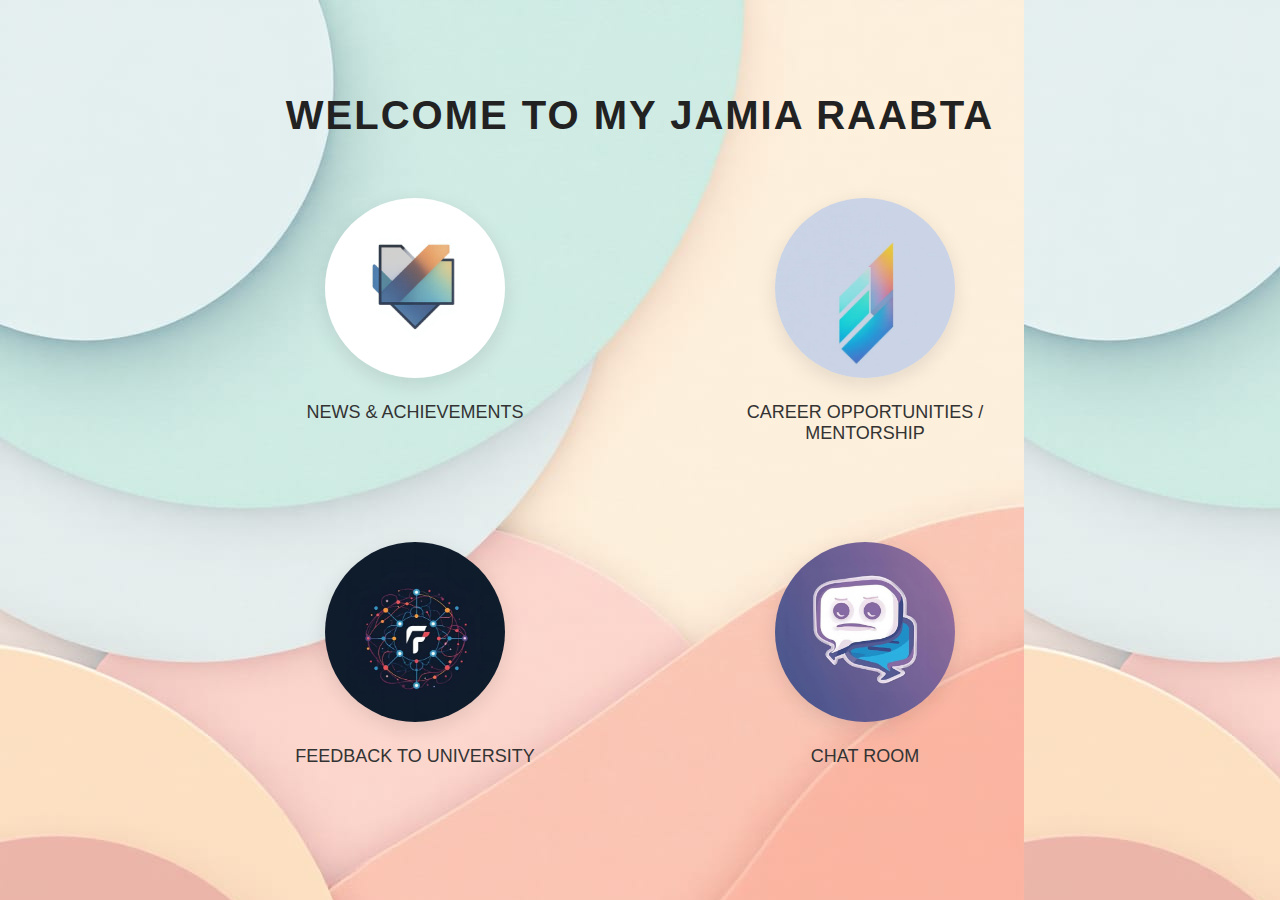
<file: alumni.html>
<!DOCTYPE html>
<html lang="en">
<head>
  <meta charset="UTF-8">
  <meta name="viewport" content="width=device-width, initial-scale=1">
  <title>alumni</title>
  <style>
    * {
      box-sizing: border-box;
    }

    body {
      margin: 0;
      padding: 60px 20px;
      font-family: 'Segoe UI', sans-serif;
      background: linear-gradient(135deg, #e0f7fa, #ffffff);
      display: flex;
      flex-direction: column;
      align-items: center;
      background-image: url(images/portal_bg.jpeg);
    }

    h2 {
      font-size: 40px;
      margin-bottom: 60px;
      color: #222;
      text-transform: uppercase;
      letter-spacing: 2px;
    }

    .grid {
      display: grid;
      grid-template-columns: repeat(2, 1fr);
      gap: 80px 100px; 
      max-width: 800px;
      width: 100%;
      justify-items: center;
    }

    .card {
      text-align: center;
      transition: transform 0.3s ease;
      cursor: pointer;
    }

    .card img {
      width: 180px;
      height: 180px;
      border-radius: 50%;
      object-fit: cover;
      box-shadow: 0 6px 20px rgba(0, 0, 0, 0.1);
      transition: transform 0.3s ease;
    }

    .card:hover img {
      transform: scale(1.08);
    }

    .card p {
      margin-top: 20px;
      font-size: 18px;
      color: #333;
    }

    @media (max-width: 600px) {
      .grid {
        grid-template-columns: 1fr;
        gap: 50px;
      }

      .card img {
        width: 140px;
        height: 140px;
      }

      .card p {
        font-size: 16px;
      }

      h2 {
        font-size: 32px;
      }
    }
  </style>
</head>
<body>

  <h2>Welcome to My Jamia Raabta</h2>

  <div class="grid">
    <div class="card" onclick="alert('Coming soon😍')">
      <img src="images/news achievement.jpg" alt="Image 1">
      <p>NEWS & ACHIEVEMENTS</p>
    </div>
    <div class="card" onclick="alert('Coming soon😍')">
      <img src="images/opportunity.jpg" alt="Image 2">
      <p>CAREER OPPORTUNITIES / MENTORSHIP</p>
    </div>
    <div class="card" onclick="alert('Coming soon😍')">
      <img src="images/feedback.jpg" alt="Image 3">
      <p>FEEDBACK TO UNIVERSITY</p>
    </div>
    <div class="card" onclick="alert('Coming soon😍')">
      <img src="images/chat room.jpg" alt="Image 4">
      <p>CHAT ROOM</p>
    </div>
  </div>

</body>
</html>
</file>
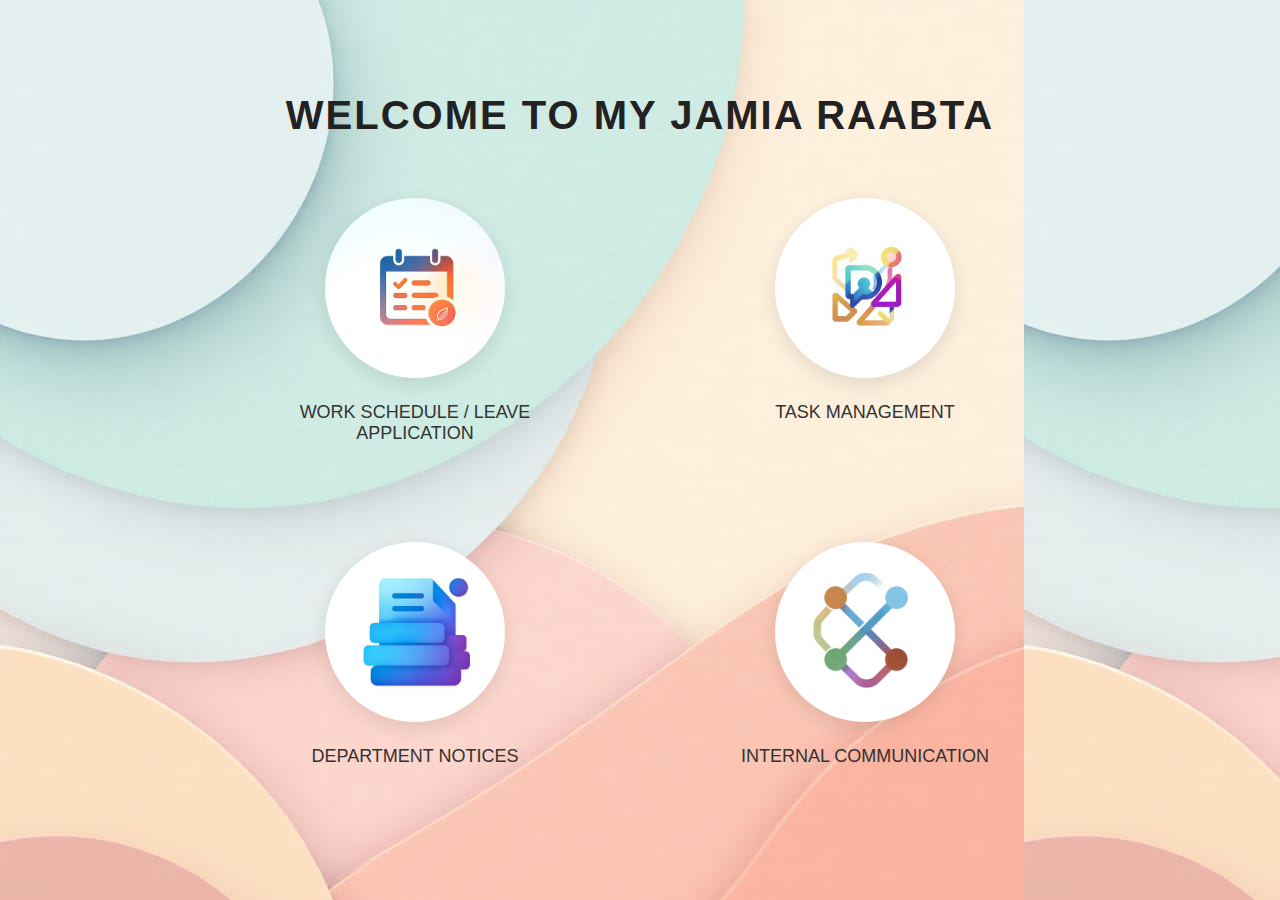
<file: non_teaching_staff.html>
<!DOCTYPE html>
<html lang="en">
<head>
  <meta charset="UTF-8">
  <meta name="viewport" content="width=device-width, initial-scale=1">
  <title>Non-teaching-staff</title>
  <style>
    * {
      box-sizing: border-box;
    }

    body {
      margin: 0;
      padding: 60px 20px;
      font-family: 'Segoe UI', sans-serif;
      background: linear-gradient(135deg, #e0f7fa, #ffffff);
      display: flex;
      flex-direction: column;
      align-items: center;
      background-image: url(images/portal_bg.jpeg);
    }

    h2 {
      font-size: 40px;
      margin-bottom: 60px;
      color: #222;
      text-transform: uppercase;
      letter-spacing: 2px;
    }

    .grid {
      display: grid;
      grid-template-columns: repeat(2, 1fr);
      gap: 80px 100px; /* Big vertical and horizontal spacing */
      max-width: 800px;
      width: 100%;
      justify-items: center;
    }

    .card {
      text-align: center;
      transition: transform 0.3s ease;
      cursor: pointer;
    }

    .card img {
      width: 180px;
      height: 180px;
      border-radius: 50%;
      object-fit: cover;
      box-shadow: 0 6px 20px rgba(0, 0, 0, 0.1);
      transition: transform 0.3s ease;
    }

    .card:hover img {
      transform: scale(1.08);
    }

    .card p {
      margin-top: 20px;
      font-size: 18px;
      color: #333;
    }

    @media (max-width: 600px) {
      .grid {
        grid-template-columns: 1fr;
        gap: 50px;
      }

      .card img {
        width: 140px;
        height: 140px;
      }

      .card p {
        font-size: 16px;
      }

      h2 {
        font-size: 32px;
      }
    }
  </style>
</head>
<body>

  <h2>Welcome to My Jamia Raabta</h2>

  <div class="grid">
    <div class="card" onclick="alert('Coming soon😍')">
      <img src="images/work schedule.jpg" alt="Image 1">
      <p>WORK SCHEDULE / LEAVE APPLICATION</p>
    </div>
    <div class="card" onclick="alert('Coming soon😍')">
      <img src="images/task management.jpg" alt="Image 2">
      <p>TASK MANAGEMENT</p>
    </div>
    <div class="card" onclick="alert('Coming soon😍')">
      <img src="images/department notice.jpg" alt="Image 3">
      <p>DEPARTMENT NOTICES</p>
    </div>
    <div class="card" onclick="alert('Coming soon😍')">
      <img src="images/internal communication.jpg" alt="Image 4">
      <p>INTERNAL COMMUNICATION</p>
    </div>
  </div>

</body>
</html>
</file>
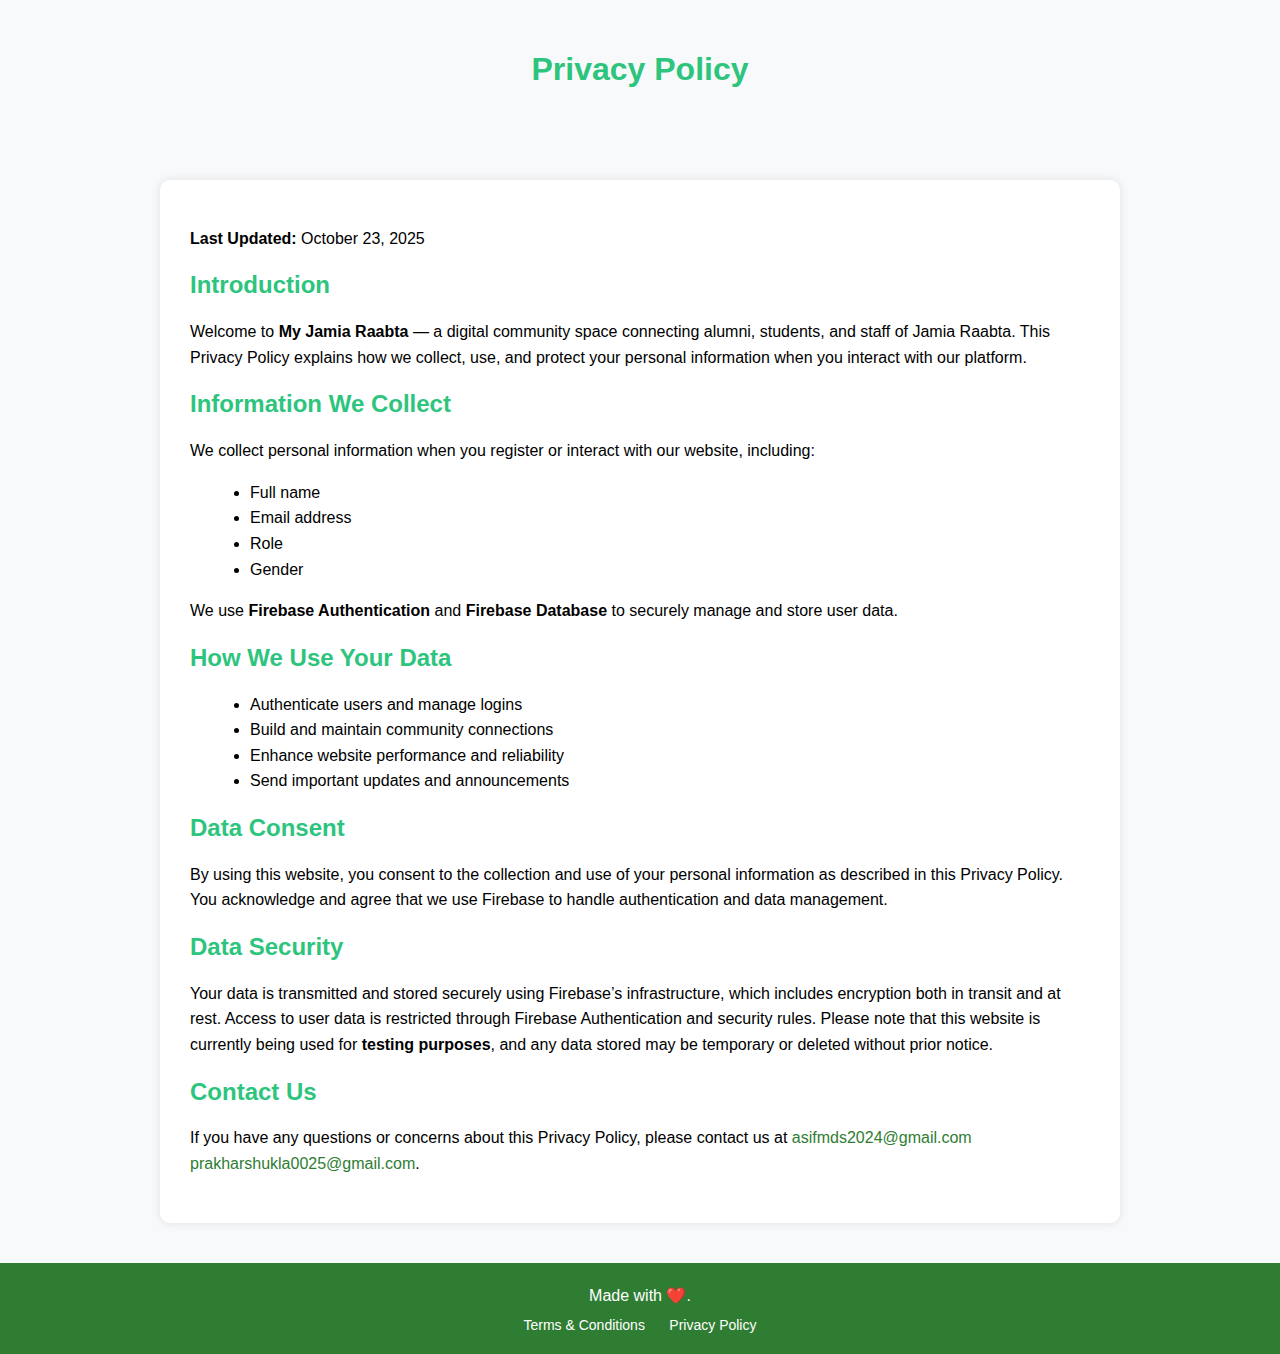
<file: privacy.html>
<!DOCTYPE html>
<html lang="en">

<head>
    <meta charset="UTF-8" />
    <meta name="viewport" content="width=device-width, initial-scale=1" />
    <title>Privacy Policy | My Jamia Raaba</title>
    <style>
        body {
            font-family: "Segoe UI", Tahoma, Geneva, Verdana, sans-serif;
            margin: 0;
            padding: 0;
            background-color: #f8f9fa;
            
        }

        header {
            color: rgb(45, 196, 125);
            color: white;
            padding: 30px 20px;
            text-align: center;
        }

        main {
            max-width: 900px;
            margin: 40px auto;
            padding: 30px;
            background-color: #fff;
            border-radius: 10px;
            box-shadow: 0 0 10px rgba(0, 0, 0, 0.1);
        }

        h1,
        h2 {
            color: rgb(45, 196, 125);
        }

        p,
        ul {
            line-height: 1.6;
        }

        ul {
            margin-left: 20px;
        }

        a {
            color: #2e7d32;
            text-decoration: none;
        }

        a:hover {
            text-decoration: underline;
        }


        .footer {
            background-color: #2e7d32;
            color: white;
            text-align: center;
            padding: 20px 0;
            font-family: Arial, sans-serif;
        }

        .footer p {
            margin: 0;
            font-size: 16px;
        }

        .footer-links {
            margin-top: 8px;
        }

        .footer-links a {
            color: white;
            text-decoration: none;
            margin: 0 10px;
            font-size: 14px;
        }

        .footer-links a:hover {
            text-decoration: underline;
        }
    </style>
</head>

<body>

    <header>
        <h1>Privacy Policy</h1>
    </header>

    <main>
        <p><strong>Last Updated:</strong> October 23, 2025</p>

        <h2>Introduction</h2>
        <p>
            Welcome to <strong>My Jamia Raabta</strong> — a digital community space connecting alumni, students, and
            staff
            of Jamia Raabta. This Privacy Policy explains how we collect, use, and protect your personal information when
            you interact with our platform.
        </p>

        <h2>Information We Collect</h2>
        <p>We collect personal information when you register or interact with our website, including:</p>
        <ul>
            <li>Full name</li>
            <li>Email address</li>
            <li>Role</li>
            <li>Gender</li>
        </ul>
        <p>
            We use <strong>Firebase Authentication</strong> and <strong>Firebase Database</strong> to securely manage
            and
            store user data.
        </p>

        <h2>How We Use Your Data</h2>
        <ul>
            <li>Authenticate users and manage logins</li>
            <li>Build and maintain community connections</li>
            <li>Enhance website performance and reliability</li>
            <li>Send important updates and announcements</li>
        </ul>

        <h2>Data Consent</h2>
        <p>
            By using this website, you consent to the collection and use of your personal information as described in
            this Privacy Policy. You acknowledge and agree that we use Firebase to handle authentication and data
            management.
        </p>

        <h2>Data Security</h2>
        <p>
            Your data is transmitted and stored securely using Firebase’s infrastructure, which includes encryption both
            in transit and at rest. Access to user data is restricted through Firebase Authentication and security
            rules.
            Please note that this website is currently being used for <strong>testing purposes</strong>, and any data
            stored may be temporary or deleted without prior notice.
        </p>

        <h2>Contact Us</h2>
        <p>
            If you have any questions or concerns about this Privacy Policy, please contact us at
            <a href="mailto:asifmds2024@gmail.com">asifmds2024@gmail.com</a><a href="mailto:prakharshukla0025@gmail.com"> <br>prakharshukla0025@gmail.com</a>.
        </p>
    </main>

    <footer class="footer">
        <p>Made with ❤️.</p>
        <div class="footer-links">
            <a href="terms.html">Terms & Conditions</a>
            <a href="privacy.html">Privacy Policy</a>
        </div>
    </footer>

</body>

</html>
</file>
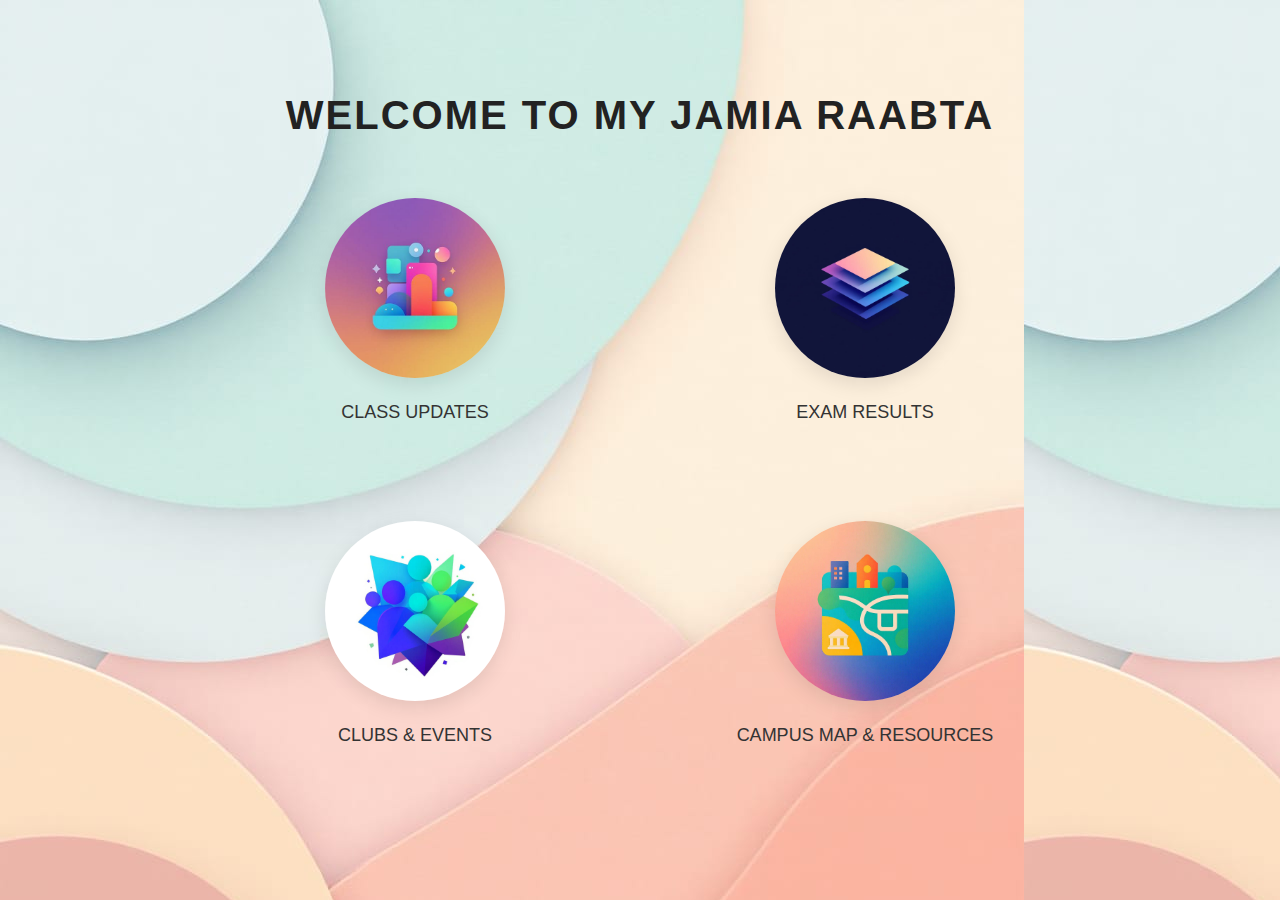
<file: student.html>
<!DOCTYPE html>
<html lang="en">
<head>
  <meta charset="UTF-8">
  <meta name="viewport" content="width=device-width, initial-scale=1">
  <title>student</title>
  <style>
    * {
      box-sizing: border-box;
    }

    body {
      margin: 0;
      padding: 60px 20px;
      font-family: 'Segoe UI', sans-serif;
      background: linear-gradient(135deg, #e0f7fa, #ffffff);
      display: flex;
      flex-direction: column;
      align-items: center;
      background-image: url(images/portal_bg.jpeg);
    }

    h2 {
      font-size: 40px;
      margin-bottom: 60px;
      color: #222;
      text-transform: uppercase;
      letter-spacing: 2px;
    }

    .grid {
      display: grid;
      grid-template-columns: repeat(2, 1fr);
      gap: 80px 100px; 
      max-width: 800px;
      width: 100%;
      justify-items: center;
    }

    .card {
      text-align: center;
      transition: transform 0.3s ease;
      cursor: pointer;
    }

    .card img {
      width: 180px;
      height: 180px;
      border-radius: 50%;
      object-fit: cover;
      box-shadow: 0 6px 20px rgba(0, 0, 0, 0.1);
      transition: transform 0.3s ease;
    }

    .card:hover img {
      transform: scale(1.08);
    }

    .card p {
      margin-top: 20px;
      font-size: 18px;
      color: #333;
    }

    @media (max-width: 600px) {
      .grid {
        grid-template-columns: 1fr;
        gap: 50px;
      }

      .card img {
        width: 140px;
        height: 140px;
      }

      .card p {
        font-size: 16px;
      }

      h2 {
        font-size: 32px;
      }
    }
  </style>
</head>
<body>

  <h2>Welcome to My Jamia Raabta</h2>

  <div class="grid">
    <div class="card" onclick="alert('Coming soon😍')">
      <img src="images/class_updates.jpg" alt="Image 1">
      <p>CLASS UPDATES</p>
    </div>
    <div class="card" onclick="alert('Coming soon😍')">
      <img src="images/results.jpg" alt="Image 2">
      <p>EXAM RESULTS</p>
    </div>
    <div class="card" onclick="alert('Coming soon😍')">
      <img src="images/clubs.jpg" alt="Image 3">
      <p>CLUBS & EVENTS</p>
    </div>
    <div class="card" onclick="alert('Coming soon😍')">
      <img src="images/resources.jpg" alt="Image 4">
      <p>CAMPUS MAP & RESOURCES</p>
    </div>
  </div>

</body>
</html>
</file>
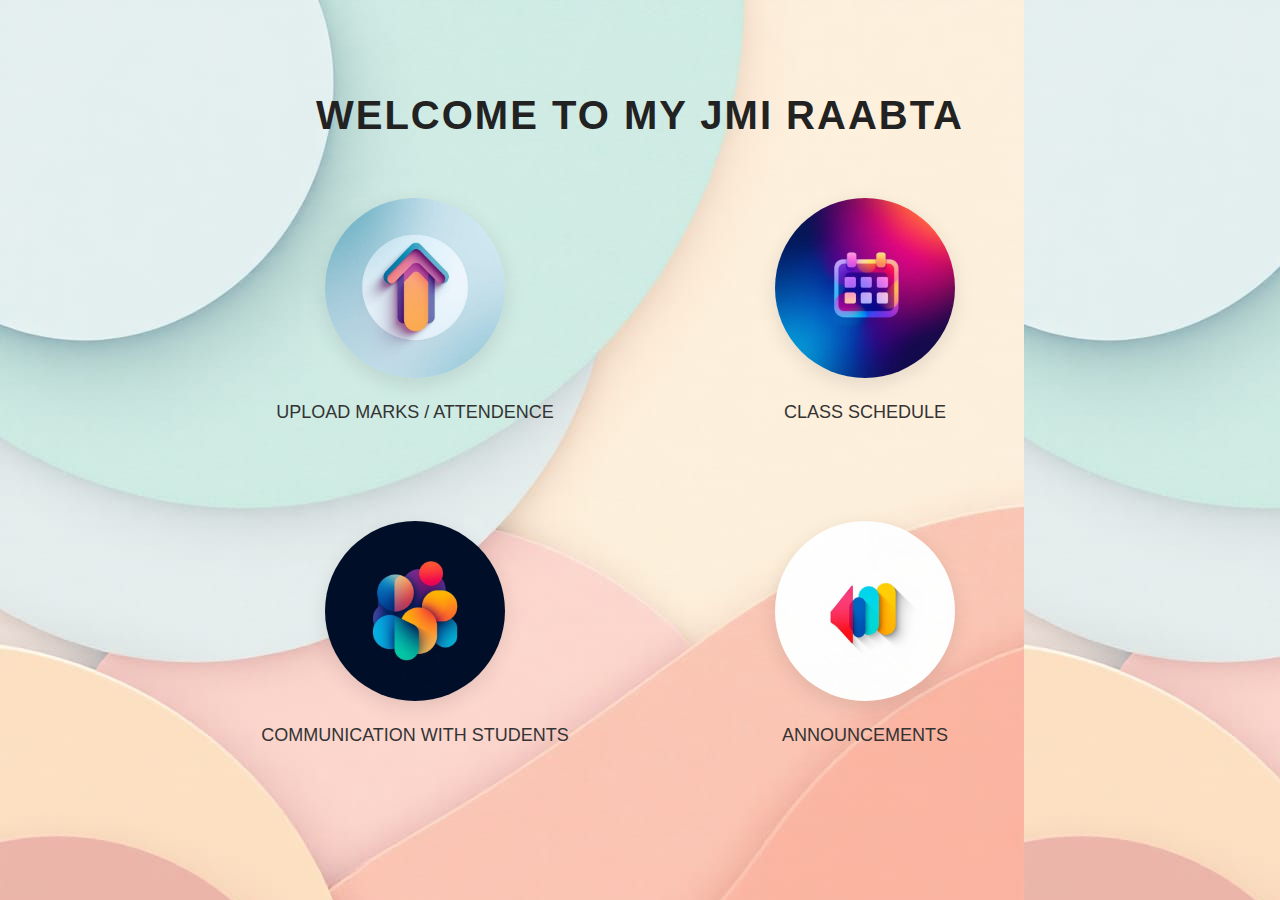
<file: teaching_staff.html>
<!DOCTYPE html>
<html lang="en">
<head>
  <meta charset="UTF-8">
  <meta name="viewport" content="width=device-width, initial-scale=1">
  <title>Teaching-staff</title>
  <style>
    * {
      box-sizing: border-box;
    }

    body {
      margin: 0;
      padding: 60px 20px;
      font-family: 'Segoe UI', sans-serif;
      background: linear-gradient(135deg, #e0f7fa, #ffffff);
      display: flex;
      flex-direction: column;
      align-items: center;
      background-image: url(images/portal_bg.jpeg);
    }

    h2 {
      font-size: 40px;
      margin-bottom: 60px;
      color: #222;
      text-transform: uppercase;
      letter-spacing: 2px;
    }

    .grid {
      display: grid;
      grid-template-columns: repeat(2, 1fr);
      gap: 80px 100px; 
      max-width: 800px;
      width: 100%;
      justify-items: center;
    }

    .card {
      text-align: center;
      transition: transform 0.3s ease;
      cursor: pointer;
    }

    .card img {
      width: 180px;
      height: 180px;
      border-radius: 50%;
      object-fit: cover;
      box-shadow: 0 6px 20px rgba(0, 0, 0, 0.1);
      transition: transform 0.3s ease;
    }

    .card:hover img {
      transform: scale(1.08);
    }

    .card p {
      margin-top: 20px;
      font-size: 18px;
      color: #333;
    }

    @media (max-width: 600px) {
      .grid {
        grid-template-columns: 1fr;
        gap: 50px;
      }

      .card img {
        width: 140px;
        height: 140px;
      }

      .card p {
        font-size: 16px;
      }

      h2 {
        font-size: 32px;
      }
    }
  </style>
</head>
<body>

  <h2>Welcome to My JMI Raabta</h2>

  <div class="grid">
    <div class="card" onclick="alert('Coming soon😍')">
      <img src="images/upload.jpg" alt="Image 1">
      <p>UPLOAD MARKS / ATTENDENCE</p>
    </div>
    <div class="card" onclick="alert('Coming soon😍')">
      <img src="images/schedule.jpg" alt="Image 2">
      <p>CLASS SCHEDULE</p>
    </div>
    <div class="card" onclick="alert('Coming soon😍')">
      <img src="images/communication.jpg" alt="Image 3">
      <p>COMMUNICATION WITH STUDENTS</p>
    </div>
    <div class="card" onclick="alert('Coming soon😍')">
      <img src="images/announcements.jpg" alt="Image 4">
      <p>ANNOUNCEMENTS</p>
    </div>
  </div>

</body>
</html>
</file>
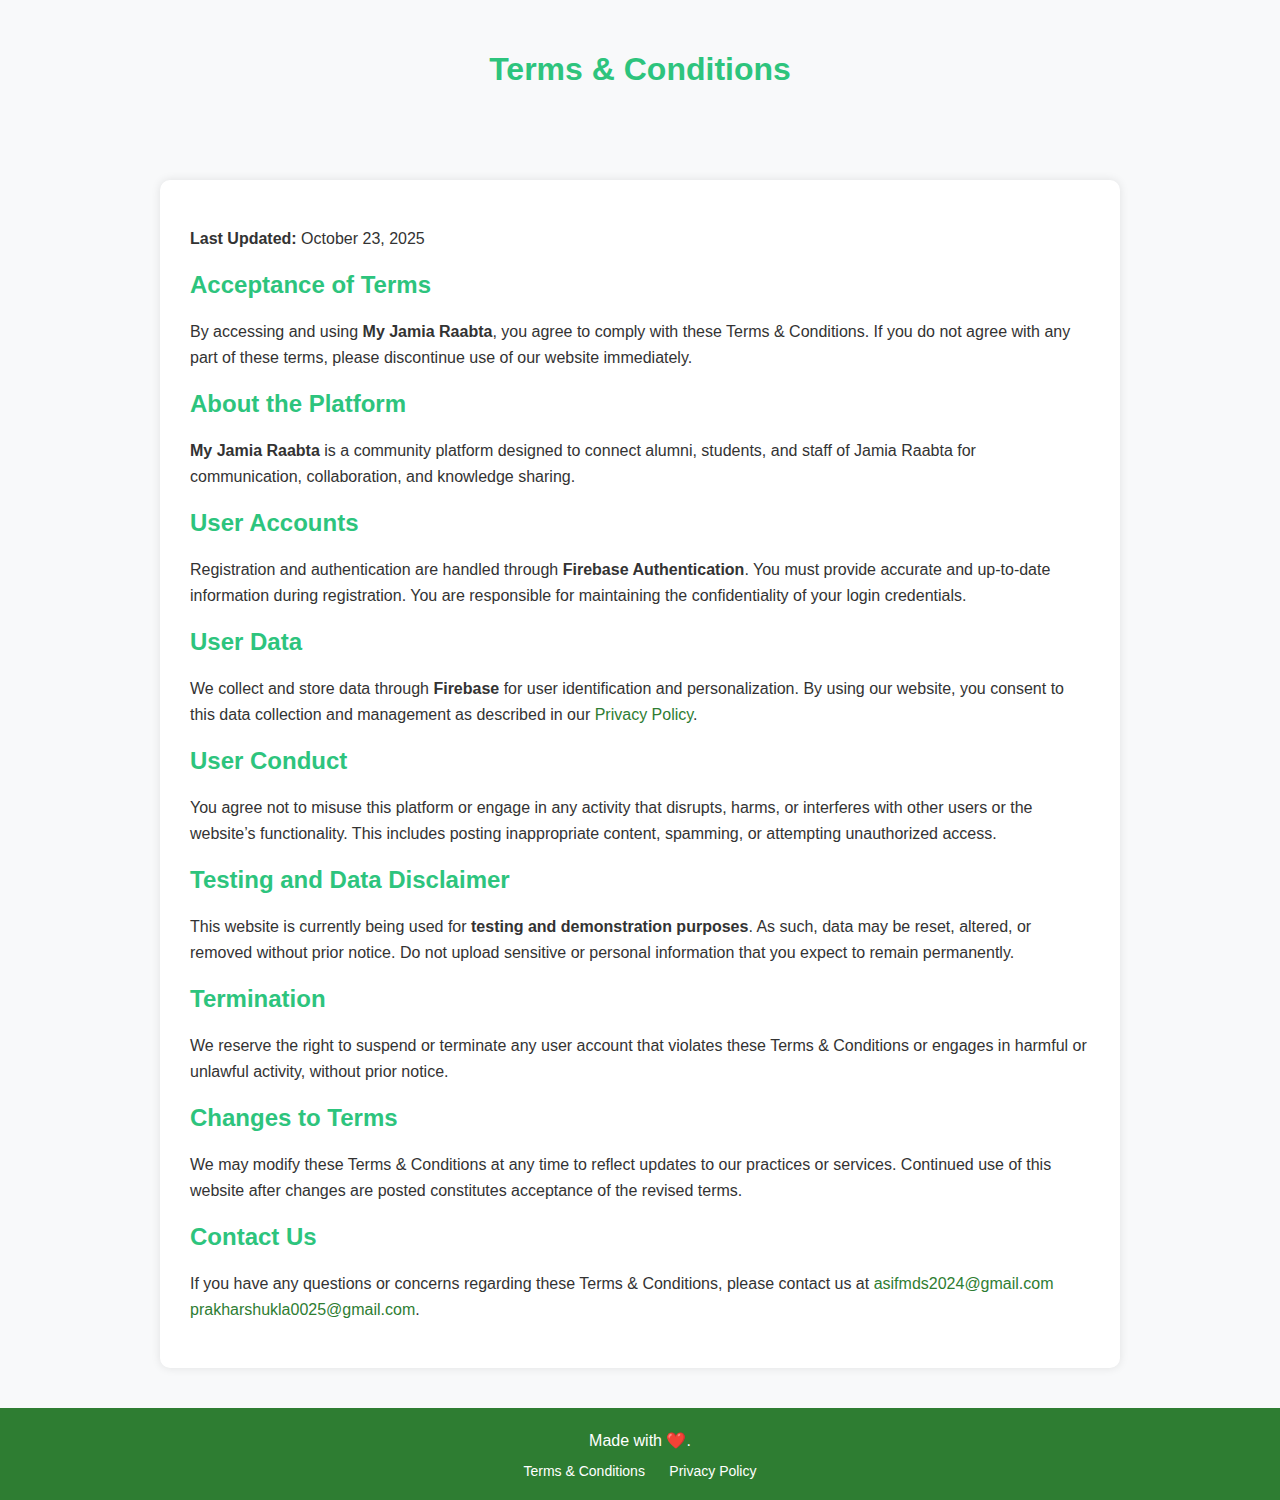
<file: terms.html>
<!DOCTYPE html>
<html lang="en">

<head>
    <meta charset="UTF-8" />
    <meta name="viewport" content="width=device-width, initial-scale=1" />
    <title>Terms & Conditions | My Jamia Raaba</title>
    <style>
        body {
            font-family: "Segoe UI", Tahoma, Geneva, Verdana, sans-serif;
            margin: 0;
            padding: 0;
            background-color: #f8f9fa;
            color: #333;
        }

        header {
             color: rgb(45, 196, 125);
            color: #fff;
            padding: 30px 20px;
            text-align: center;
        }

        main {
            max-width: 900px;
            margin: 40px auto;
            padding: 30px;
            background-color: #fff;
            border-radius: 10px;
            box-shadow: 0 0 10px rgba(0, 0, 0, 0.1);
        }

        h1,
        h2 {
             color: rgb(45, 196, 125);
        }

        p,
        ul {
            line-height: 1.6;
        }

        ul {
            margin-left: 20px;
        }

        a {
            color: #2e7d32;
            text-decoration: none;
        }

        a:hover {
            text-decoration: underline;
        }

       
        .footer {
            background-color: #2e7d32;
            color: white;
            text-align: center;
            padding: 20px 0;
            font-family: Arial, sans-serif;
        }

        .footer p {
            margin: 0;
            font-size: 16px;
        }

        .footer-links {
            margin-top: 8px;
        }

        .footer-links a {
            color: white;
            text-decoration: none;
            margin: 0 10px;
            font-size: 14px;
        }

        .footer-links a:hover {
            text-decoration: underline;
        }
    </style>
</head>

<body>

    <header>
        <h1>Terms & Conditions</h1>
    </header>

    <main>
        <p><strong>Last Updated:</strong> October 23, 2025</p>

        <h2>Acceptance of Terms</h2>
        <p>
            By accessing and using <strong>My Jamia Raabta</strong>, you agree to comply with these Terms & Conditions.
            If you do not agree with any part of these terms, please discontinue use of our website immediately.
        </p>

        <h2>About the Platform</h2>
        <p>
            <strong>My Jamia Raabta</strong> is a community platform designed to connect alumni, students, and staff of Jamia Raabta
            for communication, collaboration, and knowledge sharing.
        </p>

        <h2>User Accounts</h2>
        <p>
            Registration and authentication are handled through <strong>Firebase Authentication</strong>.
            You must provide accurate and up-to-date information during registration.
            You are responsible for maintaining the confidentiality of your login credentials.
        </p>

        <h2>User Data</h2>
        <p>
            We collect and store data through <strong>Firebase</strong> for user identification and personalization.
            By using our website, you consent to this data collection and management as described in our
            <a href="privacy.html">Privacy Policy</a>.
        </p>

        <h2>User Conduct</h2>
        <p>
            You agree not to misuse this platform or engage in any activity that disrupts, harms, or interferes with
            other users or the website’s functionality. This includes posting inappropriate content, spamming, or attempting
            unauthorized access.
        </p>

        <h2>Testing and Data Disclaimer</h2>
        <p>
            This website is currently being used for <strong>testing and demonstration purposes</strong>.
            As such, data may be reset, altered, or removed without prior notice.
            Do not upload sensitive or personal information that you expect to remain permanently.
        </p>

        <h2>Termination</h2>
        <p>
            We reserve the right to suspend or terminate any user account that violates these Terms & Conditions
            or engages in harmful or unlawful activity, without prior notice.
        </p>

        <h2>Changes to Terms</h2>
        <p>
            We may modify these Terms & Conditions at any time to reflect updates to our practices or services.
            Continued use of this website after changes are posted constitutes acceptance of the revised terms.
        </p>

        <h2>Contact Us</h2>
        <p>
            If you have any questions or concerns regarding these Terms & Conditions,
            please contact us at <a href="mailto:asifmds2024@gmail.com">asifmds2024@gmail.com</a><a href="mailto:prakharshukla0025@gmail.com"> <br>prakharshukla0025@gmail.com</a>.
        </p>
    </main>

    <footer class="footer">
        <p>Made with ❤️.</p>
        <div class="footer-links">
            <a href="terms.html">Terms & Conditions</a>
            <a href="privacy.html">Privacy Policy</a>
        </div>
    </footer>

</body>

</html>
</file>
